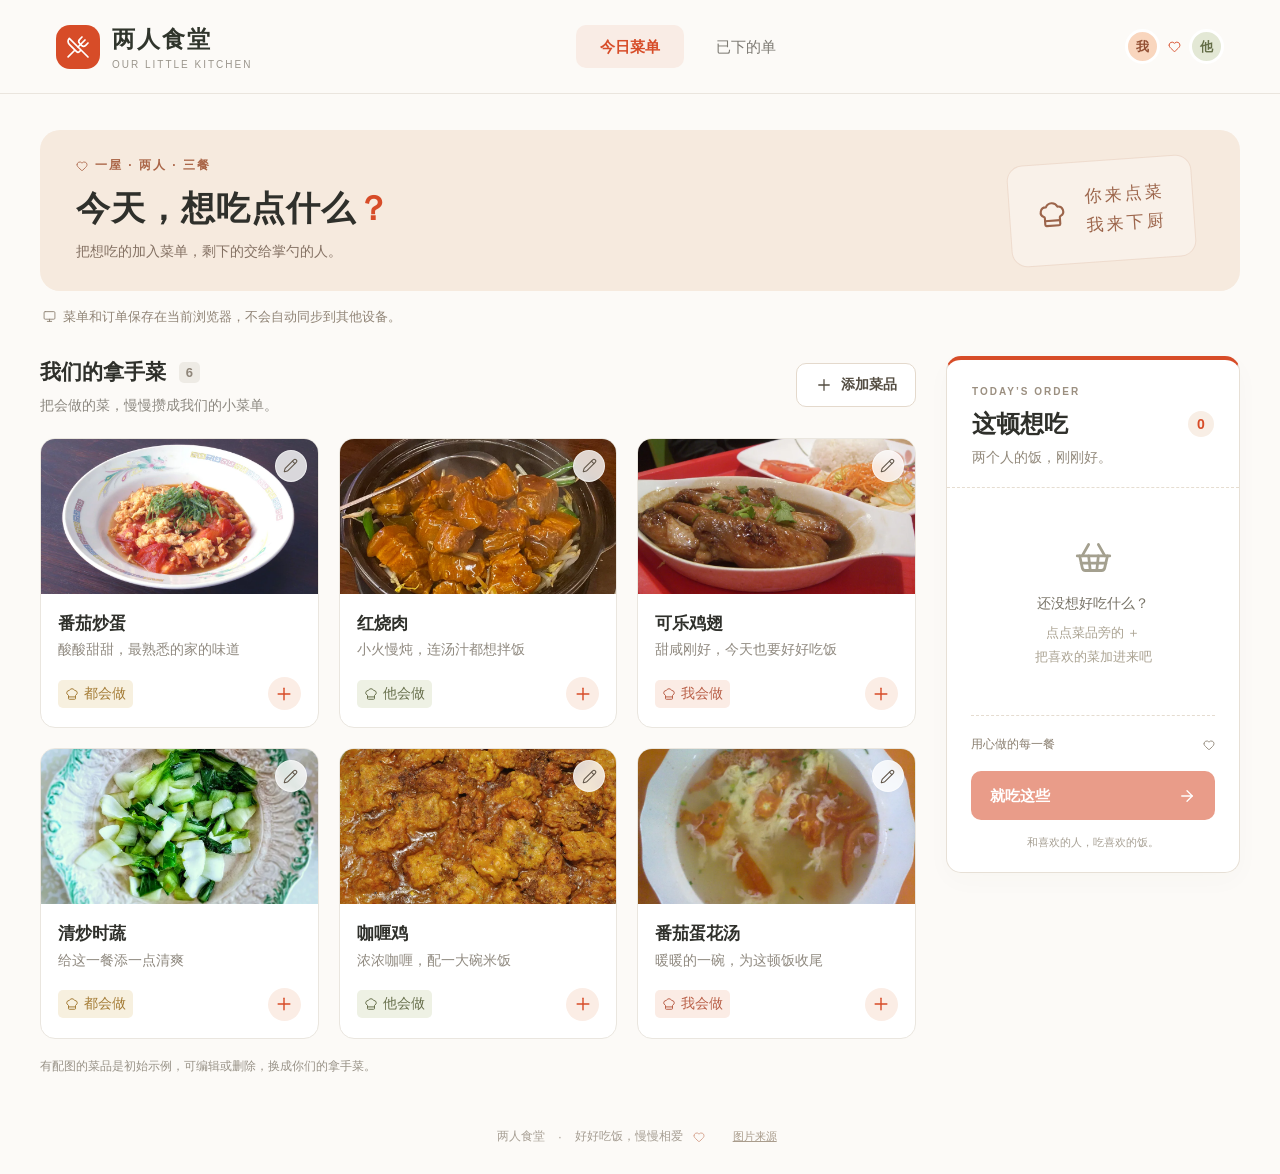
<file: orders/index.html>
<!doctype html>
<html lang="zh-CN">
<head>
  <meta charset="utf-8">
  <meta name="viewport" content="width=device-width, initial-scale=1">
  <meta name="theme-color" content="#d74c28">
  <meta name="description" content="记下两个人的拿手菜，点一份想一起吃的饭。">
  <title>两人食堂 · 今天想吃什么</title>
  <link rel="icon" type="image/svg+xml" href="./assets/favicon.svg">
  <link rel="stylesheet" href="./styles.css">
  <script src="./menu-data.js" defer></script>
  <script src="./storage.js" defer></script>
  <script src="./app.js" defer></script>
</head>
<body>
  <header class="site-header">
    <a class="brand" href="./index.html" aria-label="两人食堂首页"><span class="brand-icon" data-icon="utensils"></span><span>两人食堂<small>OUR LITTLE KITCHEN</small></span></a>
    <nav role="tablist" aria-label="食堂导航">
      <button id="menu-tab" role="tab" aria-selected="true" aria-controls="menu-view" class="nav-active" data-action="tab" data-tab="menu">今日菜单</button>
      <button id="orders-tab" role="tab" aria-selected="false" aria-controls="orders-view" tabindex="-1" data-action="tab" data-tab="orders">已下的单 <span id="nav-count" class="nav-count"></span></button>
    </nav>
    <div class="couple" aria-label="我和男朋友"><span>我</span><i data-icon="heart"></i><span>他</span></div>
  </header>
  <main class="shell">
    <section class="welcome"><div><div class="eyebrow"><i data-icon="heart"></i>一屋 · 两人 · 三餐</div><h1>今天，想吃点什么<span>？</span></h1><p>把想吃的加入菜单，剩下的交给掌勺的人。</p></div><div class="welcome-note"><i data-icon="chef"></i><span>你来点菜<br><strong>我来下厨</strong></span></div></section>
    <p class="storage-note"><i data-icon="device"></i>菜单和订单保存在当前浏览器，不会自动同步到其他设备。</p>
    <div id="storage-error" class="error-banner" role="alert" hidden><span id="storage-error-text"></span><button class="text-button" data-action="retry"><i data-icon="refresh"></i>重试</button></div>
    <section id="menu-view" role="tabpanel" aria-labelledby="menu-tab">
      <div class="work-area"><section aria-label="菜品菜单"><div class="section-head"><div><h2>我们的拿手菜 <span id="dish-count">0</span></h2><p>把会做的菜，慢慢攒成我们的小菜单。</p></div><button class="button secondary" data-action="add" data-needs-storage><i data-icon="plus"></i>添加菜品</button></div><div id="dish-list" class="dish-grid"></div><p id="example-note" class="example-note">有配图的菜品是初始示例，可编辑或删除，换成你们的拿手菜。</p></section>
        <aside class="order-panel" id="current-order" aria-label="本次点菜单"><div class="receipt-top"><div class="eyebrow">TODAY’S ORDER</div><h2>这顿想吃 <span id="selected-count">0</span></h2><p>两个人的饭，刚刚好。</p></div><div id="selected-list" class="receipt-content"></div><div class="receipt-footer"><div class="order-summary"><span id="order-summary">用心做的每一餐</span><i data-icon="heart"></i></div><button id="submit-order" class="button primary" data-action="submit" disabled>就吃这些 <i data-icon="arrow"></i></button><p>和喜欢的人，吃喜欢的饭。</p></div></aside>
      </div>
      <a href="#current-order" id="mobile-order" class="mobile-order" hidden><i data-icon="basket"></i><span>这顿想吃 <strong id="mobile-count">0</strong> 道菜</span><span>查看菜单 <i data-icon="arrow"></i></span></a>
    </section>
    <section id="orders-view" class="history" role="tabpanel" aria-labelledby="orders-tab" hidden><div class="section-head"><div><h2>一起吃过的每一餐 <span id="history-count">0</span></h2><p>点过的菜，都好好记在这里。</p></div><button class="button secondary" data-action="tab" data-tab="menu"><i data-icon="plus"></i>再点一餐</button></div><div id="history-list" class="history-grid"></div></section>
    <footer>两人食堂 <span>·</span> 好好吃饭，慢慢相爱 <i data-icon="heart"></i><button data-action="credits">图片来源</button></footer>
  </main>
  <noscript><p class="error-banner">请开启浏览器的 JavaScript，以使用添加菜品和点菜功能。</p></noscript>
  <div id="toast" class="toast" role="status" aria-live="polite" aria-atomic="true" hidden></div>
  <dialog id="dish-dialog" class="dish-dialog" aria-labelledby="editor-title" aria-describedby="editor-description">
    <button type="button" class="dialog-close" data-action="close-editor" aria-label="关闭菜品编辑"><i data-icon="close"></i></button>
    <h2 id="editor-title" class="modal-title"><i data-icon="chef"></i><span id="editor-title-text">添一道拿手菜</span></h2>
    <p id="editor-description" class="dialog-description">从会做的一道菜开始，慢慢丰富我们的小食堂。</p>
    <form id="dish-form" class="dish-form">
      <label for="dish-name">菜名 <span>*</span></label><input id="dish-name" name="name" maxlength="30" placeholder="例如：你最爱的糖醋排骨" required autocomplete="off">
      <label for="dish-description">一句介绍 <small>选填</small></label><textarea id="dish-description" name="description" maxlength="80" placeholder="写下这道菜的特别之处…" rows="2"></textarea>
      <fieldset><legend>谁会做 <span>*</span><small>可以同时选择两个人</small></legend><div class="cook-options"><label class="cook-option"><span class="cook-avatar hers">我</span><span><strong>我会做</strong><small>我的拿手菜</small></span><input id="cook-me" type="checkbox" name="cooks" value="1" aria-label="我会做" checked></label><label class="cook-option"><span class="cook-avatar his">他</span><span><strong>他会做</strong><small>男朋友的拿手菜</small></span><input id="cook-him" type="checkbox" name="cooks" value="2" aria-label="他会做"></label></div></fieldset>
      <p id="form-error" class="form-error" role="alert" hidden></p>
      <div class="form-actions"><button id="delete-dish" type="button" class="delete-button" data-action="start-delete" hidden><i data-icon="trash"></i>删除这道菜</button><button class="button primary" type="submit"><i data-icon="check"></i>保存菜品</button></div>
    </form>
  </dialog>
  <dialog id="delete-dialog" class="confirm-dialog" aria-labelledby="delete-title" aria-describedby="delete-description"><h2 id="delete-title">删除这道菜？</h2><p id="delete-description" class="dialog-description">删除后可以重新添加，已经下单的菜品记录会保留。</p><p id="delete-error" class="form-error" role="alert" hidden></p><div class="form-actions"><button class="button secondary" data-action="cancel-delete" autofocus>先留着</button><button class="button primary" data-action="confirm-delete">确认删除</button></div></dialog>
  <dialog id="credits-dialog" class="credits-dialog" aria-labelledby="credits-title"><button class="dialog-close" data-action="close-credits" aria-label="关闭图片来源"><i data-icon="close"></i></button><h2 id="credits-title">菜品图片来源</h2><p class="dialog-description">示例照片来自 Wikimedia Commons，已缩小、转换格式并适配裁切展示。图片按各自原始许可提供，不代表你们的实际成品。</p><div id="credits-list" class="credits-list"></div></dialog>
</body>
</html>
</file>
<file: orders/styles.css>
:root{--background:#fcfaf7;--foreground:#2f302b;--card:#fff;--card-foreground:#2f302b;--popover:#fff;--popover-foreground:#2f302b;--primary:#d74c28;--primary-foreground:#fff;--secondary:#f7ede6;--secondary-foreground:#a64025;--muted:#f3f0eb;--muted-foreground:#73736c;--accent:#fff1e8;--accent-foreground:#bd4223;--destructive:#bb3535;--border:#eae5de;--input:#ded8d0;--ring:#d74c28;--radius:.9rem;}

*{box-sizing:border-box}body{margin:0;background:var(--background);color:var(--foreground);font-family:Arial,"PingFang SC","Microsoft YaHei",sans-serif;font-size:16px;-webkit-font-smoothing:antialiased}button,a,input,textarea{ -webkit-tap-highlight-color:transparent}button{cursor:pointer}button:disabled{cursor:not-allowed;opacity:.55}button,a{transition:background .18s,transform .18s,color .18s}button:focus-visible,a:focus-visible{outline:3px solid #e88260;outline-offset:4px}button:active:not(:disabled){transform:translateY(1px)}.site-header{max-width:1440px;margin:auto;min-height:94px;padding:0 56px;display:flex;align-items:center;justify-content:space-between;border-bottom:1px solid var(--border);gap:22px}.brand{display:flex;gap:12px;align-items:center;text-decoration:none;color:#30352c;font-size:23px;font-weight:750;letter-spacing:2px}.brand small{display:block;font-family:Arial,sans-serif;font-size:9px;letter-spacing:2px;font-weight:500;color:#9a958c;margin-top:4px}.brand-icon{background:var(--primary);border-radius:14px;color:white;width:44px;height:44px;display:grid;place-items:center}.site-header nav{display:flex;gap:8px}.site-header nav button{padding:11px 24px;font-size:15px;border:0;border-radius:10px;color:#7d7a73;background:transparent}.site-header nav .nav-active{color:var(--primary);background:#f9ece5;font-weight:600}.couple{display:flex;align-items:center;gap:8px;color:var(--primary)}.couple span{width:35px;height:35px;border:3px solid white;background:#f9d6be;display:grid;place-items:center;border-radius:50%;color:#935034;font-size:13px;font-weight:bold}.couple span:last-child{background:#e3e8d5;color:#636d46}.shell{max-width:1328px;padding:36px 40px 0;margin:auto}.welcome{border-radius:20px;background:#f6eade;display:flex;justify-content:space-between;align-items:center;padding:27px 36px;position:relative;overflow:hidden}.eyebrow{font-size:12px;letter-spacing:2px;display:flex;gap:7px;align-items:center;color:#aa6547;font-weight:600}.welcome h1{font-size:34px;line-height:1.45;letter-spacing:1px;margin:10px 0 7px;font-family:"Songti SC","STSong",serif;font-weight:700}.welcome h1 span{color:var(--primary)}.welcome p{font-size:14px;color:#847163;margin:0;line-height:1.7}.welcome-note{display:flex;gap:19px;align-items:center;color:#9c654b;background:#ffffff58;border:1px solid #e5c9b788;border-radius:16px;transform:rotate(-4deg);padding:21px 27px;margin-right:10px}.welcome-note span{font-family:"Songti SC",serif;font-size:17px;line-height:1.7;letter-spacing:3px}.welcome-note strong{font-weight:500}.work-area{display:grid;grid-template-columns:minmax(0,1fr) 294px;gap:30px;align-items:start;margin-top:36px}.section-head{display:flex;justify-content:space-between;align-items:center;gap:15px;margin-bottom:23px}.section-head h2{font-size:21px;margin:0 0 8px;font-weight:650}.section-head h2 span{font-size:13px;padding:3px 7px;border-radius:5px;background:#eeebe5;color:#8f867a;margin-left:7px;vertical-align:middle}.section-head p{font-size:13px;color:#8c8880;margin:0}.button{display:inline-flex;align-items:center;justify-content:center;gap:8px;border:0;min-height:44px;font-size:14px;border-radius:10px;padding:11px 18px;font-weight:600;white-space:nowrap}.secondary{background:#fff;border:1px solid #e4d9cc;color:#544d42}.secondary:hover{background:#f4eee5}.primary{background:var(--primary);color:#fff}.primary:hover:not(:disabled){background:#b84021}.dish-grid{display:grid;grid-template-columns:repeat(3,minmax(0,1fr));gap:20px}.dish-card{border:1px solid #eae6df;border-radius:15px;overflow:hidden;background:#fff;transition:box-shadow .2s,transform .2s}.dish-card:hover{transform:translateY(-3px);box-shadow:0 10px 25px #4e3d1910}.dish-photo{position:relative;height:155px;overflow:hidden;background:#f1ebe3}.dish-photo img{width:100%;height:100%;object-fit:cover;display:block;transition:transform .4s}.dish-card:hover .dish-photo img{transform:scale(1.04)}.fallback-photo{display:grid;place-items:center;background:#f3e9dc}.fallback-photo>span{font-size:57px}.edit-dish{position:absolute;top:11px;right:11px;border:1px solid #ffffff80;background:#fffc;border-radius:50%;width:32px;height:32px;display:grid;place-items:center;color:#615649;backdrop-filter:blur(5px)}.edit-dish:hover{background:#fff;color:var(--primary)}.dish-body{padding:17px}.dish-body h3{font-size:17px;margin:0;font-weight:650;line-height:1.5}.dish-body>p{font-size:12px;color:#908a80;margin:5px 0 18px;white-space:nowrap;overflow:hidden;text-overflow:ellipsis}.dish-bottom{display:flex;justify-content:space-between;align-items:center;gap:8px}.cook-tag{display:inline-flex;gap:5px;align-items:center;font-size:12px;border-radius:5px;padding:5px 7px}.hers{color:#b95f47;background:#fbece5}.his{color:#68704c;background:#eef1e4}.both{color:#a47c36;background:#f7f0df}.add-dish{border:0;border-radius:50%;background:#fbede5;color:var(--primary);width:33px;height:33px;display:grid;place-items:center}.add-dish:hover,.add-dish.chosen{background:var(--primary);color:white}.example-note{font-size:12px;color:#989287;line-height:1.7;margin-top:17px}.order-panel{border:1px solid #e7e0d6;border-top:4px solid var(--primary);border-radius:15px;background:#fff;position:sticky;top:22px;box-shadow:0 8px 26px #68502a06;margin-top:1px}.receipt-top{padding:26px 25px 20px;border-bottom:1px dashed #e6ddd0}.receipt-top .eyebrow{font-size:10px;color:#9b8f80;letter-spacing:2px}.receipt-top h2{font-family:"Songti SC",serif;font-size:24px;display:flex;align-items:center;justify-content:space-between;margin:11px 0 9px;font-weight:700}.receipt-top h2 span{font-family:Arial,sans-serif;font-size:14px;background:#f8eee5;color:var(--primary);border-radius:50%;width:26px;height:26px;display:grid;place-items:center}.receipt-top p{font-size:13px;color:#92897b;margin:0}.receipt-content{padding:18px 25px;min-height:227px}.empty-cart{text-align:center;padding:32px 0 12px;color:#a4a08f;display:flex;align-items:center;flex-direction:column}.empty-cart h3{font-size:14px;color:#777266;font-weight:500;margin:18px 0 8px}.empty-cart p{font-size:13px;line-height:1.8;margin:0;color:#aaa291}.receipt-footer{border-top:1px dashed #e5dcd0;margin:0 24px;padding:20px 0 22px}.order-summary{display:flex;justify-content:space-between;color:#8a7f70;font-size:12px;margin-bottom:18px}.receipt-footer>.button{width:100%;justify-content:space-between;padding:14px 19px;font-size:15px}.receipt-footer>p{font-size:11px;text-align:center;color:#a7a094;margin:15px 0 0}.receipt-item{display:flex;gap:11px;align-items:center;padding:13px 0;border-bottom:1px solid #f3eee7;font-size:14px}.item-number{font-size:11px;color:#b4a797}.receipt-item strong{font-weight:500;flex:1}footer{display:flex;justify-content:center;gap:10px;align-items:center;color:#a59d92;font-size:12px;padding:40px 0 28px}footer>span{padding:0 3px}footer svg{color:#d19a84}@media(min-width:1440px){.shell{padding-top:42px}.dish-photo{height:177px}.work-area{gap:34px}.welcome{padding:30px 38px}}@media(max-width:1100px){.dish-grid{grid-template-columns:repeat(2,minmax(0,1fr))}.site-header{padding:0 32px}.shell{padding-left:28px;padding-right:28px}.work-area{gap:24px;grid-template-columns:minmax(0,1fr) 270px}.dish-photo{height:170px}}@media(max-width:760px){.site-header{padding:15px 20px;min-height:80px;flex-wrap:wrap;gap:16px}.brand{font-size:21px}.couple{margin-left:auto}.site-header nav{order:3;flex:1 0 100%;justify-content:center;border-top:1px solid var(--border);padding-top:12px}.site-header nav button{flex:1}.shell{padding:22px 18px 0}.welcome{padding:23px 22px}.welcome h1{font-size:28px}.welcome-note{display:none}.work-area{display:flex;flex-direction:column;margin-top:28px;gap:23px}.work-area>section{width:100%}.section-head{margin-bottom:19px}.section-head h2{font-size:19px}.section-head p{max-width:180px;line-height:1.7}.section-head .button{padding:10px 12px}.dish-grid{gap:12px}.dish-photo{height:145px}.dish-body{padding:13px}.dish-body h3{font-size:16px}.dish-body>p{font-size:12px;margin-bottom:14px}.cook-tag{font-size:12px;padding:5px}.order-panel{position:static;width:100%}.receipt-content{min-height:150px}.empty-cart{padding-top:15px}.receipt-top{padding:21px 24px}.receipt-top h2{font-size:23px}.receipt-footer{padding-bottom:20px}.receipt-footer>.button{min-height:49px}.example-note{font-size:12px}footer{font-size:11px;gap:7px;padding-bottom:85px}}@media(prefers-reduced-motion:reduce){*{transition:none!important;animation:none!important}}
.app-tabs{display:block}.site-header{width:100%}.top-tabs{background:transparent;gap:8px;height:auto!important}.top-tabs [data-slot="tabs-trigger"]{padding:11px 24px;border-radius:10px;font-size:15px;flex:none;box-shadow:none!important;color:#7d7a73;min-height:43px}.top-tabs [data-slot="tabs-trigger"][data-state="active"]{background:#f9ece5;color:var(--primary);font-weight:600}.nav-count{font-size:11px;margin-left:2px}.dish-card.is-selected{border-color:#e2987d;box-shadow:0 0 0 1px #e2987d22}.selected-ribbon{position:absolute;bottom:10px;left:10px;display:flex;align-items:center;gap:4px;background:#fff4e9f2;color:#ac482b;border-radius:5px;padding:4px 7px;font-size:11px}.fallback-photo>svg{color:#b99a79}.receipt-dish{min-width:0;flex:1}.receipt-dish strong{display:block;overflow-wrap:anywhere;line-height:1.6}.receipt-dish>span{font-size:11px;color:#a99a87;display:block;margin-top:2px}.remove-dish{background:none;color:#a59683;border:0;display:grid;place-items:center;width:28px;height:30px;flex-shrink:0}.remove-dish:hover{color:var(--primary);background:#fbf1e9;border-radius:6px}.receipt-content{max-height:360px;overflow-y:auto}.mobile-order{display:none}.error-banner{display:flex;align-items:center;gap:15px;justify-content:space-between;background:#fff0e9;border:1px solid #e9b8a9;border-radius:10px;padding:14px 18px;margin-top:20px;font-size:14px;color:#a74228}.text-button{border:0;background:transparent;display:flex;align-items:center;gap:7px;white-space:nowrap;text-decoration:underline;font-size:14px}.loading-state{min-height:350px;display:flex;flex-direction:column;align-items:center;justify-content:center;color:#968270;gap:15px}.loading-state p{font-size:14px}.blank-menu{padding:62px 24px;text-align:center;background:#fff;border:1px dashed #e4d5c5;border-radius:16px;display:flex;align-items:center;flex-direction:column;color:#a8896b}.blank-menu h3{color:#5a5044;font-size:18px;margin:21px 0 10px}.blank-menu p{font-size:14px;color:#988a79;line-height:1.8;margin:0 0 25px}.history{margin-top:34px}.history-grid{display:grid;grid-template-columns:repeat(3,minmax(0,1fr));gap:22px}.history-card{background:#fff;border:1px solid var(--border);border-top:3px solid #cfa982;border-radius:13px;padding:24px}.history-card header{display:flex;align-items:center;justify-content:space-between;gap:8px}.history-card header>span:first-child{display:flex;align-items:center;gap:8px;font-size:16px;font-weight:600}.order-saved{font-size:11px;color:#778252;display:flex;gap:3px;align-items:center}.history-card time{display:block;font-size:12px;color:#9a8c7b;margin:14px 0 20px}.history-items{border-top:1px dashed #e9dfd4;border-bottom:1px dashed #e9dfd4;padding:9px 0}.history-items>div{display:flex;align-items:center;gap:9px;padding:11px 0}.history-items strong{font-size:14px;font-weight:500;flex:1;overflow-wrap:anywhere}.history-items .cook-tag{white-space:nowrap;font-size:11px}.history-card>p{display:flex;justify-content:space-between;color:#a48c73;font-size:12px;margin:17px 0 0}.dish-dialog{padding:30px!important;border-radius:20px!important;max-height:90dvh;overflow:auto;background:#fffcf8!important}.modal-title{display:flex;align-items:center;gap:9px;font-size:22px!important;line-height:1.5!important}.modal-title svg{color:var(--primary)}.dish-form{display:flex;flex-direction:column}.dish-form>label,.dish-form legend{font-size:14px;font-weight:600;margin:15px 0 9px}.dish-form label>span,.dish-form legend>span{color:var(--primary)}.dish-form label>small,.dish-form legend>small{font-size:12px;color:#a29b90;font-weight:400;margin-left:9px}.dish-form input,.dish-form textarea{border:1px solid #e3dcd1;background:#fff;border-radius:9px;padding:12px;font-family:inherit;font-size:16px;line-height:1.5;width:100%}.dish-form input:focus,.dish-form textarea:focus{outline:2px solid #e9b29c;outline-offset:2px}.dish-form textarea{resize:vertical}.dish-form fieldset{border:0;padding:0;margin:4px 0 0}.cook-options{display:flex;gap:12px}.cook-option{display:flex;align-items:center;gap:10px;flex:1;border:1px solid #e5dfd6;border-radius:10px;padding:13px 10px;cursor:pointer}.cook-option.active{border-color:#da8f70;background:#fef0e6}.cook-option>span:nth-child(2){flex:1}.cook-option strong{font-size:14px;font-weight:600;display:block;color:#574f41}.cook-option small{display:block;font-size:11px;color:#9d8a73;margin-top:3px}.cook-avatar{width:32px;height:32px;flex-shrink:0;border-radius:50%;display:grid;place-items:center;font-size:13px}.form-actions{display:flex;justify-content:flex-end;align-items:center;gap:13px;border-top:1px solid var(--border);padding-top:21px;margin-top:24px}.delete-button{margin-right:auto;display:flex;align-items:center;gap:5px;font-size:13px;background:transparent;color:#b87868;border:0;padding:5px 0}.delete-button:hover{color:var(--destructive)}.form-error{color:var(--destructive);font-size:14px;line-height:1.6;margin-top:13px}.credits-dialog{max-height:85dvh;overflow:auto;background:#fff!important}.credits-list p{display:flex;flex-direction:column;gap:3px;font-size:14px;margin:0 0 14px}.credits-list>p>span{font-size:12px;color:#897a6b}.credits-list a{color:#af583b;text-decoration:underline}footer>button{background:none;border:0;color:#a99c8c;font-size:11px;margin-left:12px;text-decoration:underline}.spin{animation:spin 1s linear infinite}@keyframes spin{to{transform:rotate(360deg)}}@media(max-width:1100px){.history-grid{grid-template-columns:repeat(2,minmax(0,1fr))}}@media(max-width:760px){.top-tabs{order:3;flex:1 0 100%;width:100%;border-top:1px solid var(--border);padding-top:10px}.top-tabs [data-slot="tabs-trigger"]{flex:1}.mobile-order{position:fixed;bottom:18px;left:18px;right:18px;z-index:30;border-radius:13px;display:flex;align-items:center;gap:11px;padding:17px 19px;background:#b94324;color:white;box-shadow:0 7px 30px #5c30153b;text-decoration:none;font-size:14px}.mobile-order>span:last-child{margin-left:auto;display:flex;align-items:center;gap:6px}.history-grid{grid-template-columns:1fr}.error-banner{align-items:flex-start}.dish-dialog{padding:25px 20px!important}.cook-options{gap:9px}.cook-option{gap:6px;padding:12px 8px}.cook-option small{font-size:10px}.history-card{padding:21px}.history .section-head>div{min-width:0}.history .section-head h2{font-size:18px}.history .section-head h2 span{margin-left:2px}.history .section-head .button{font-size:12px}.history-items .cook-tag{font-size:12px}footer{flex-wrap:wrap}footer>button{margin-left:0}.receipt-content{max-height:none}}
.dish-body>p{font-size:14px}.cook-tag{font-size:14px}.section-head p{font-size:14px}.receipt-top p{font-size:14px}.receipt-dish>span{font-size:13px}.dish-body h3{overflow-wrap:anywhere}.cook-tag{white-space:nowrap}.dish-bottom{gap:5px}.add-dish{flex-shrink:0}.dish-form [data-slot="checkbox"]{width:18px;height:18px}.cook-option small{font-size:12px}@media(max-width:760px){.dish-body>p{font-size:13px}.cook-tag{font-size:13px}.dish-photo{height:150px}.section-head p{font-size:13px}}
/* Native, dependency-free controls for the static edition. */
[hidden]{display:none!important}
button,input,textarea{font:inherit}button{line-height:1.4}svg{display:block;flex-shrink:0}i[data-icon]{display:inline-flex;font-style:normal;align-items:center;justify-content:center}i[data-icon]>svg{width:1em;height:1em}.brand-icon>svg{width:24px;height:24px}.brand small{font-size:10px}.couple i{font-size:13px}.welcome-note i{font-size:30px}.welcome-note span{color:#9c654b}.section-head h2{line-height:1.6}.site-header nav button[aria-selected="true"]{color:var(--primary);background:#f9ece5;font-weight:600}.button i{font-size:18px}.cook-tag svg{width:14px;height:14px}.edit-dish svg{width:15px;height:15px}.selected-ribbon svg{width:12px;height:12px}.remove-dish svg{width:15px;height:15px}.empty-cart>svg,.blank-menu>svg{width:39px;height:39px}.fallback-photo>svg{width:42px;height:42px}.history-card header svg{width:18px;height:18px}.order-saved svg,.history-card>p svg{width:13px;height:13px}.history-card h3{margin:0;font-size:16px;font-weight:600;display:flex;align-items:center;gap:8px}.history-card time{line-height:1.7}.mobile-order i{font-size:19px}.mobile-order span:last-child i{font-size:16px}.storage-note{font-size:13px;line-height:1.7;color:#908476;display:flex;gap:7px;align-items:flex-start;margin:15px 3px 0}.storage-note i{margin-top:4px;flex-shrink:0}.work-area{margin-top:27px}.history{margin-top:27px}.dish-grid .blank-menu,.history-grid .blank-menu{grid-column:1/-1}.dish-grid .blank-menu{min-height:290px}.error-banner{line-height:1.7}.error-banner .text-button{padding:0;flex-shrink:0}.cook-option:has(input:checked){border-color:#da8f70;background:#fef0e6}.dish-form .cook-option>input{width:19px;height:19px;accent-color:var(--primary);padding:0;flex-shrink:0;margin:0}.dish-form input::placeholder,.dish-form textarea::placeholder{color:#a8a19a}.dish-form input,.dish-form textarea{color:var(--foreground)}.cook-option:focus-within{outline:2px solid #e9b29c;outline-offset:2px}.cook-option>span:nth-child(2){color:inherit}.dish-form legend{line-height:1.8}.dish-form legend>small{display:inline-block}.form-actions i{font-size:17px}.delete-button{font-size:14px}.toast{position:fixed;z-index:100;top:20px;left:50%;transform:translateX(-50%);background:#fffaf4;border:1px solid #dac7b3;box-shadow:0 8px 30px #55391524;border-radius:12px;padding:14px 20px;max-width:calc(100% - 32px);width:max-content;font-size:14px;line-height:1.7;color:#5a503e;display:flex;align-items:center;gap:10px}.toast.is-error{border-color:#cd7b64;color:#9d3f2c}.toast svg{width:18px;height:18px}dialog{position:fixed;inset:0;margin:auto;width:min(512px,calc(100% - 32px));padding:28px;border:1px solid #ded3c4;border-radius:18px;max-height:90vh;max-height:90dvh;overflow:auto;color:var(--foreground);background:#fffaf4;box-shadow:0 22px 65px #301f1833}dialog::backdrop{background:#271c1c66;backdrop-filter:blur(3px)}dialog[open]{animation:dialog-appear .18s ease-out}dialog .modal-title{margin:0 24px 9px 0}dialog h2{font-size:22px;line-height:1.5;margin:0 24px 12px 0}.dialog-description{font-size:14px;line-height:1.8;color:#8b7e6d;margin:8px 0 9px}.dialog-close{position:absolute;right:15px;top:15px;width:30px;height:30px;display:grid;place-items:center;background:transparent;border:0;border-radius:6px;color:#968572}.dialog-close:hover{background:#f3e6d7}.dialog-close i{font-size:18px}.credits-list{margin-top:25px}.credits-list p{line-height:1.6}.form-error{margin:15px 0 0}.confirm-dialog .form-actions{margin-top:24px}body:has(dialog[open]){overflow:hidden}.receipt-content{scrollbar-width:thin}.receipt-item:last-child{border-bottom:0}.history-items strong{line-height:1.7}footer i{font-size:12px;color:#d19a84}@keyframes dialog-appear{from{opacity:0;transform:translateY(8px)}to{opacity:1;transform:translateY(0)}}@media(max-width:760px){.storage-note{font-size:12px;margin-top:13px}.work-area{margin-top:23px}.site-header nav{padding-top:12px}.dish-dialog{padding:26px 19px!important}.modal-title{font-size:21px!important}.cook-option>span:nth-child(2){min-width:0}.cook-option small{font-size:12px;line-height:1.5}.cook-options{flex-wrap:wrap}.cook-option{min-width:130px}.empty-cart p{font-size:14px}.history-card .order-saved{font-size:12px}}@media(max-width:350px){.dish-grid{grid-template-columns:1fr}.dish-photo{height:190px}.section-head{align-items:flex-start}.section-head p{max-width:160px}.section-head .button{font-size:13px}.couple{gap:4px}.brand{font-size:19px}.brand-icon{width:38px;height:38px}.couple span{width:30px;height:30px}}
</file>
